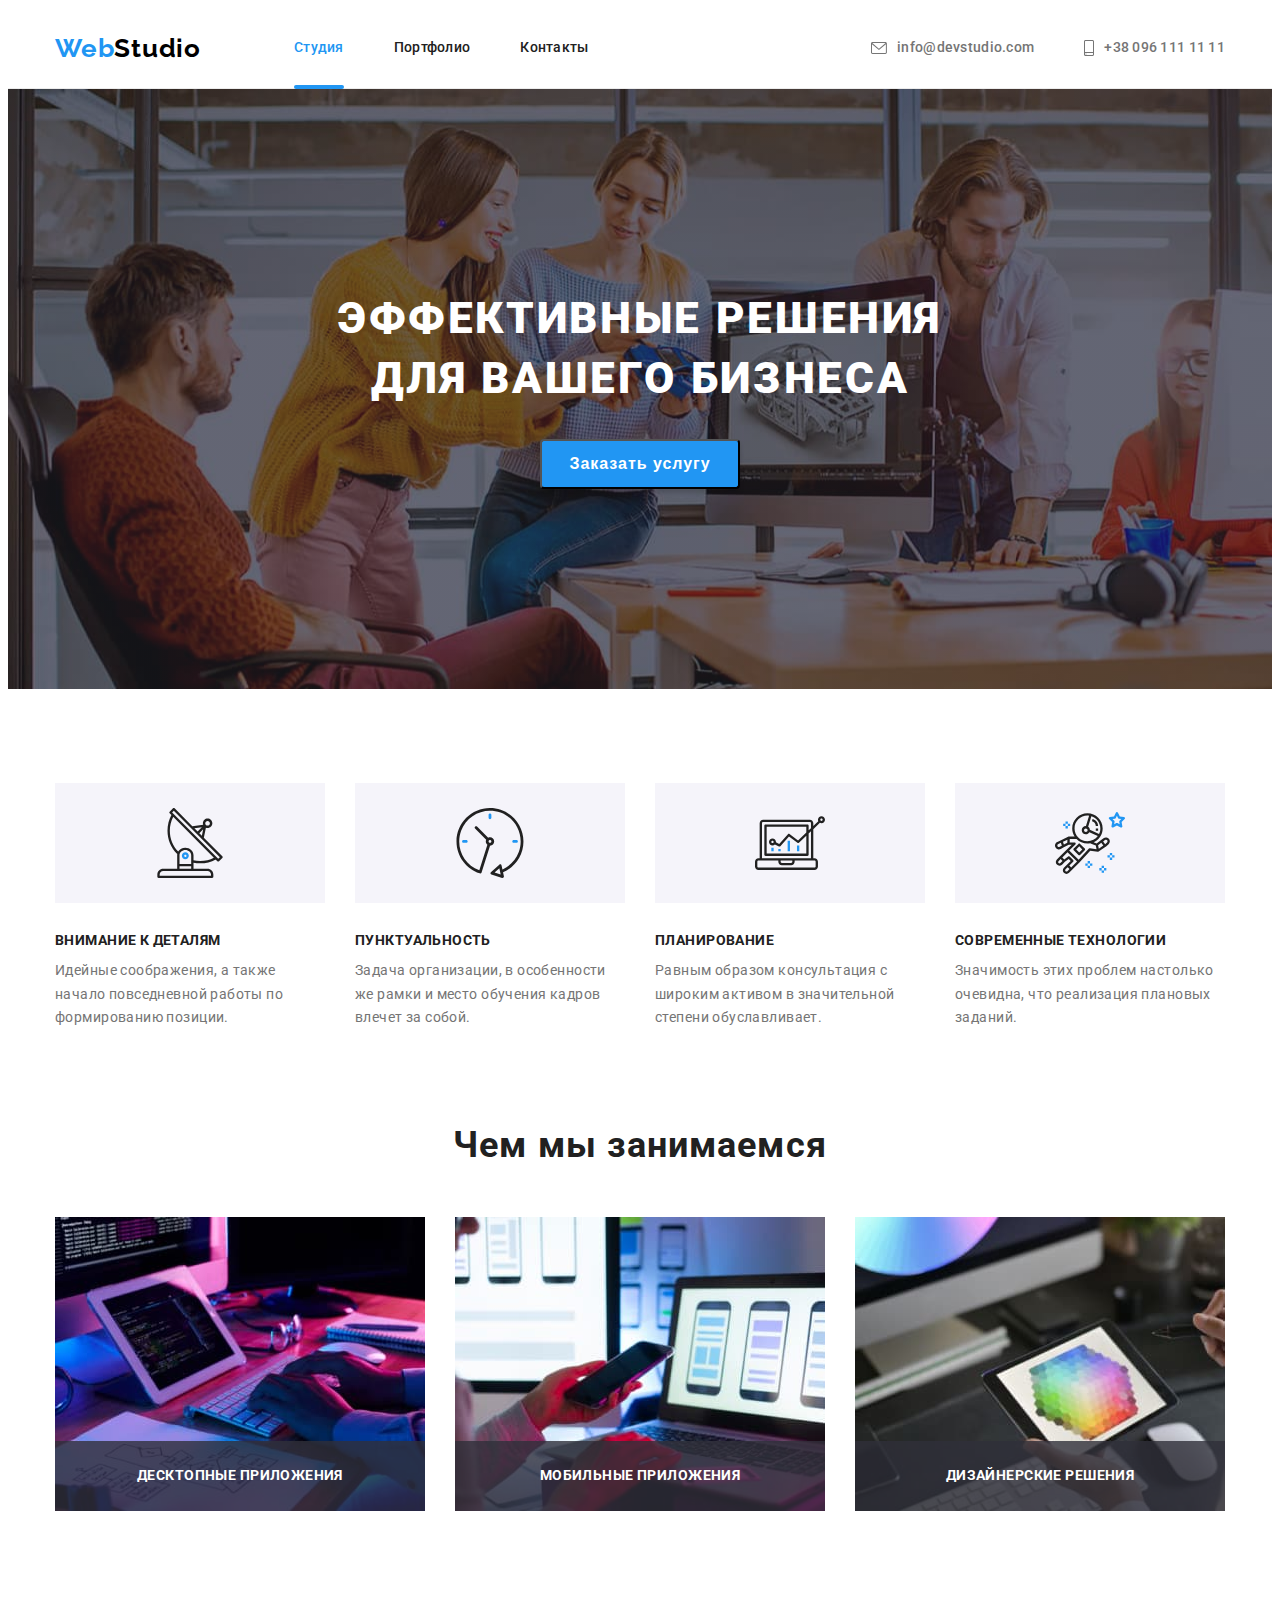
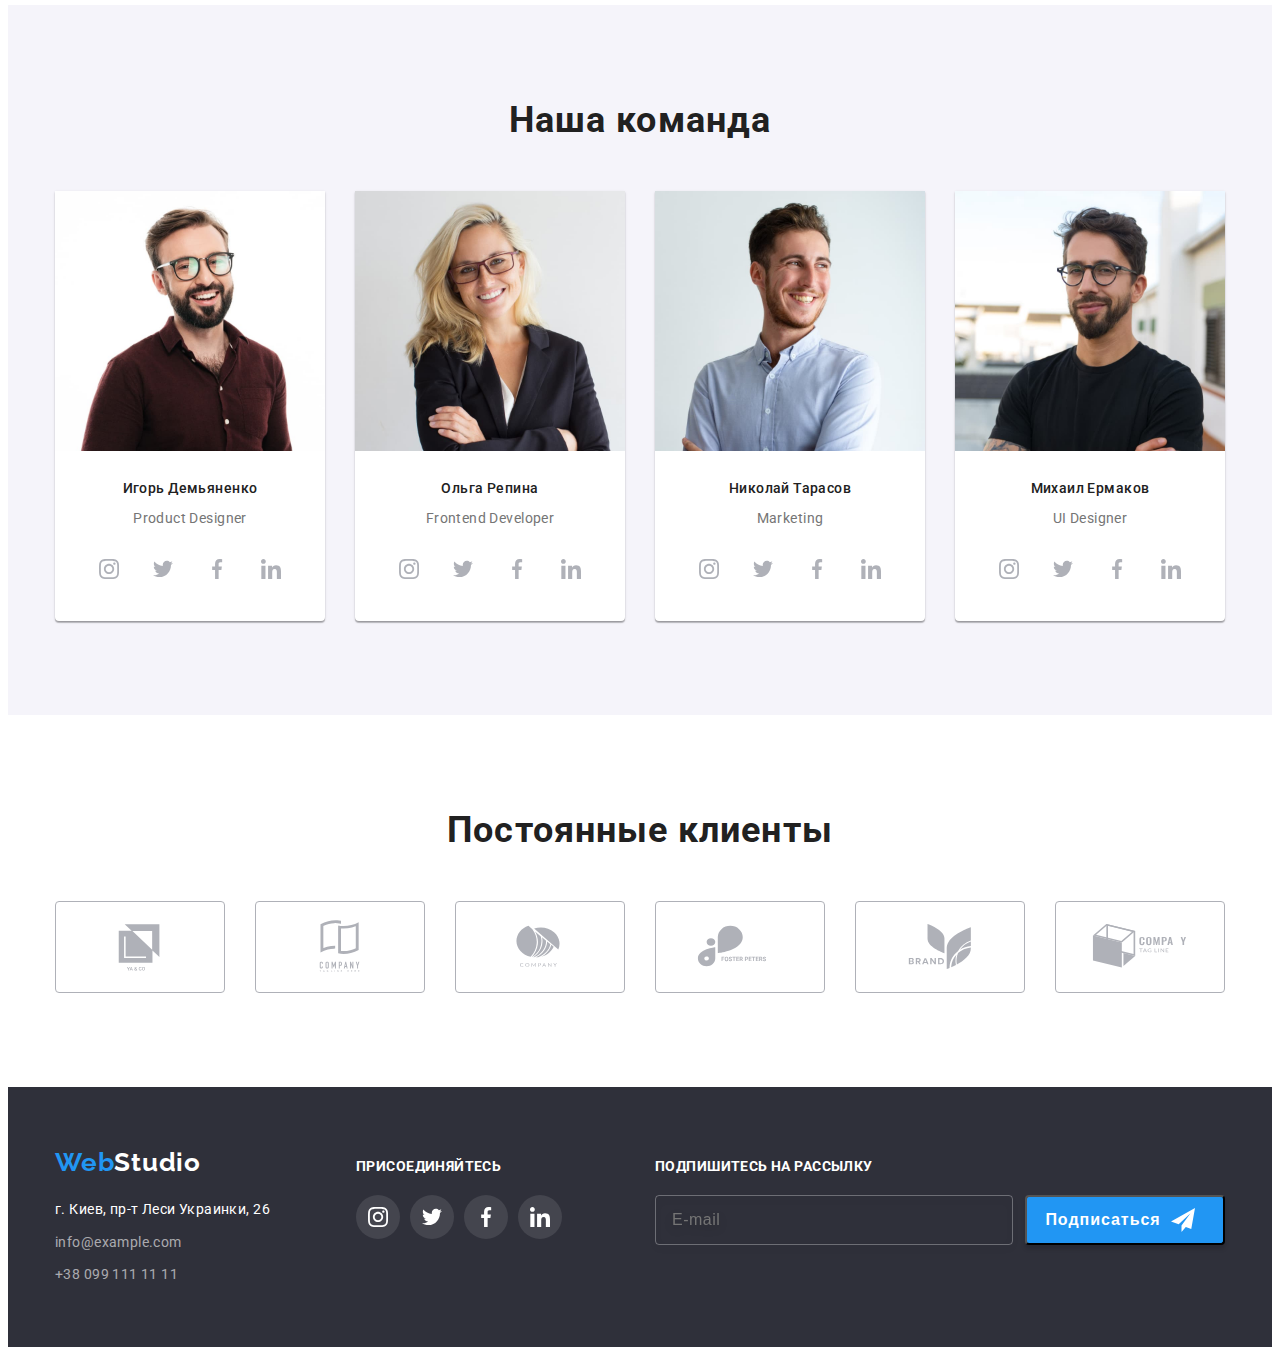
<file: index.html>
<!DOCTYPE html>
<html lang="ru">
  <head>
    <meta charset="UTF-8" />
    <meta http-equiv="X-UA-Compatible" content="IE=edge" />
    <meta name="viewport" content="width=device-width, initial-scale=1.0" />
    <title>WebStudio</title>
    <!-- подключение  modern-normalize -->
    <link
      rel="stylesheet"
      href="https://cdnjs.cloudflare.com/ajax/libs/modern-normalize/1.1.0/modern-normalize.min.css"
      integrity="sha512-wpPYUAdjBVSE4KJnH1VR1HeZfpl1ub8YT/NKx4PuQ5NmX2tKuGu6U/JRp5y+Y8XG2tV+wKQpNHVUX03MfMFn9Q=="
      crossorigin="anonymous"
      referrerpolicy="no-referrer"
    />
    <!-- подключение css -->
    <link rel="stylesheet" href="./css/styles.css" />
    <link rel="stylesheet" href="./css/main.min.css" />
    <!-- подключение шрифтов -->
    <link rel="preconnect" href="https://fonts.googleapis.com" />
    <link rel="preconnect" href="https://fonts.gstatic.com" crossorigin />
    <link
      href="https://fonts.googleapis.com/css2?family=Raleway:wght@700&family=Roboto:wght@400;500;700;900&display=swap"
      rel="stylesheet"
    />
  </head>
  <body>
    <!--HEADER-->
    <header class="header">
      <div class="container header__container">
        <nav class="header-nav">
          <a href="./index.html" class="logo header__logo link"
            ><span class="logo-web">Web</span>Studio</a
          >
          <ul class="list header-nav__list">
            <li class="header-nav__item">
              <a href="./index.html" class="link header-nav__link current">Студия</a>
            </li>
            <li class="header-nav__item">
              <a href="./portfolio.html" class="link header-nav__link">Портфолио</a>
            </li>
            <li class="header-nav__item">
              <a href="" class="link header-nav__link">Контакты</a>
            </li>
          </ul>
        </nav>
        <!-- <div class="header-contact-list"> -->
        <ul class="list header-contact__list">
          <li class="header-contact__item">
            <a href="mailto:info@devstudio.com" class="link header-contact__link">
              <svg class="tel-svg" width="16" height="12">
                <use href="./imeges/icons.svg#icon-envelope"></use>
              </svg>
              info@devstudio.com</a
            >
          </li>
          <li class="header-contact__item">
            <a href="tel:+380961111111" class="link header-contact__link">
              <svg class="tel-svg" width="10" height="16">
                <use href="./imeges/icons.svg#icon-smartphone"></use>
              </svg>
              +38 096 111 11 11</a
            >
          </li>
        </ul>
        <!-- </div> -->
      </div>
    </header>
    <main>
      <!--Герой-->
      <section class="hero">
        <div class="container">
          <h1 class="hero__title">Эффективные решения для вашего бизнеса</h1>
          <button type="button" class="button" data-modal-open>Заказать услугу</button>
        </div>
      </section>

      <!--Принципы работы-->
      <section class="work-principles">
        <div class="container">
          <h2 class="visually-hidden">Принципы работы</h2>
          <ul class="list work-principles__list">
            <li class="work-principles__item">
              <div class="principles-icon-box">
                <svg width="70" height="70">
                  <use href="./imeges/icons.svg#icon-antenna"></use>
                </svg>
              </div>
              <h3 class="secondary__title">Внимание к деталям</h3>
              <p class="section-text">
                Идейные соображения, а также начало повседневной работы по формированию позиции.
              </p>
            </li>
            <li class="work-principles__item">
              <div class="principles-icon-box">
                <svg width="70" height="70">
                  <use href="./imeges/icons.svg#icon-clock"></use>
                </svg>
              </div>
              <h3 class="secondary__title">Пунктуальность</h3>
              <p class="section-text">
                Задача организации, в особенности же рамки и место обучения кадров влечет за собой.
              </p>
            </li>
            <li class="work-principles__item">
              <div class="principles-icon-box">
                <svg width="70" height="70">
                  <use href="./imeges/icons.svg#icon-diagram"></use>
                </svg>
              </div>
              <h3 class="secondary__title">Планирование</h3>
              <p class="section-text">
                Равным образом консультация с широким активом в значительной степени обуславливает.
              </p>
            </li>
            <li class="work-principles__item">
              <div class="principles-icon-box">
                <svg width="70" height="70">
                  <use href="./imeges/icons.svg#icon-astronaut"></use>
                </svg>
              </div>
              <h3 class="secondary__title">Современные технологии</h3>
              <p class="section-text">
                Значимость этих проблем настолько очевидна, что реализация плановых заданий.
              </p>
            </li>
          </ul>
        </div>
      </section>
      <!--Чем мы занимаемся-->
      <section class="activity">
        <div class="container">
          <h2 class="section__title">Чем мы занимаемся</h2>
          <ul class="list">
            <li class="activity__item">
              <div class="activity__wrap">
                <img src="./imeges/box1.jpg" alt="Разработка сайтов" width="370" />
                <p class="activity__wrap-text">Десктопные приложения</p>
              </div>
            </li>
            <li class="activity__item">
              <div class="activity__wrap">
                <img src="./imeges/box2.jpg" alt="Оптимизация" width="370" />
                <p class="activity__wrap-text">Мобильные приложения</p>
              </div>
            </li>
            <li class="activity__item">
              <div class="activity__wrap">
                <img src="./imeges/box3.jpg" alt="Подбор цвета" width="370" />
                <p class="activity__wrap-text">Дизайнерские решения</p>
              </div>
            </li>
          </ul>
        </div>
      </section>
      <!--Наша команда-->
      <section class="team">
        <div class="container">
          <h2 class="section__title">Наша команда</h2>
          <ul class="list team__list">
            <li class="team__item">
              <img
                src="./imeges/img_igor.jpg"
                alt="Игорь Демьяненко"
                class="team-img"
                width="270"
              />
              <div class="team__box">
                <h3 class="secondary__title">Игорь Демьяненко</h3>
                <p class="section-text">Product Designer</p>
                <ul class="list socials">
                  <li class="socials__item">
                    <a href="" class="link socials__link">
                      <svg class="svg-social" width="20" height="20">
                        <use href="./imeges/icons.svg#icon-instagram"></use>
                      </svg>
                    </a>
                  </li>
                  <li class="socials__item">
                    <a href="" class="link socials__link">
                      <svg class="svg-social" width="20" height="20">
                        <use href="./imeges/icons.svg#icon-twitter"></use>
                      </svg>
                    </a>
                  </li>
                  <li class="socials__item">
                    <a href="" class="link socials__link">
                      <svg class="svg-social" width="20" height="20">
                        <use href="./imeges/icons.svg#icon-facebook"></use>
                      </svg>
                    </a>
                  </li>
                  <li class="socials__item">
                    <a href="" class="link socials__link">
                      <svg class="svg-social" width="20" height="20">
                        <use href="./imeges/icons.svg#icon-linkedin"></use>
                      </svg>
                    </a>
                  </li>
                </ul>
              </div>
              <div class="social-wrap"></div>
            </li>
            <li class="team__item">
              <img src="./imeges/img_olga.jpg" alt="Ольга Репина" class="team-img" width="270" />
              <div class="team__box">
                <h3 class="secondary__title">Ольга Репина</h3>
                <p class="section-text">Frontend Developer</p>
                <ul class="list socials">
                  <li class="socials__item">
                    <a href="" class="link socials__link">
                      <svg class="svg-social" width="20" height="20">
                        <use href="./imeges/icons.svg#icon-instagram"></use>
                      </svg>
                    </a>
                  </li>
                  <li class="socials__item">
                    <a href="" class="link socials__link">
                      <svg class="svg-social" width="20" height="20">
                        <use href="./imeges/icons.svg#icon-twitter"></use>
                      </svg>
                    </a>
                  </li>
                  <li class="socials__item">
                    <a href="" class="link socials__link">
                      <svg class="svg-social" width="20" height="20">
                        <use href="./imeges/icons.svg#icon-facebook"></use>
                      </svg>
                    </a>
                  </li>
                  <li class="socials__item">
                    <a href="" class="link socials__link">
                      <svg class="svg-social" width="20" height="20">
                        <use href="./imeges/icons.svg#icon-linkedin"></use>
                      </svg>
                    </a>
                  </li>
                </ul>
              </div>
              <!-- <div class="social-wrap"> -->

              <!-- </div> -->
            </li>
            <li class="team__item">
              <img
                src="./imeges/img_nikolay.jpg"
                alt="Николай Тарасов"
                class="team-img"
                width="270"
              />
              <div class="team__box">
                <h3 class="secondary__title">Николай Тарасов</h3>
                <p class="section-text">Marketing</p>
                <ul class="list socials">
                  <li class="socials__item">
                    <a href="" class="link socials__link">
                      <svg class="svg-social" width="20" height="20">
                        <use href="./imeges/icons.svg#icon-instagram"></use>
                      </svg>
                    </a>
                  </li>
                  <li class="socials__item">
                    <a href="" class="link socials__link">
                      <svg class="svg-social" width="20" height="20">
                        <use href="./imeges/icons.svg#icon-twitter"></use>
                      </svg>
                    </a>
                  </li>
                  <li class="socials__item">
                    <a href="" class="link socials__link">
                      <svg class="svg-social" width="20" height="20">
                        <use href="./imeges/icons.svg#icon-facebook"></use>
                      </svg>
                    </a>
                  </li>
                  <li class="socials__item">
                    <a href="" class="link socials__link">
                      <svg class="svg-social" width="20" height="20">
                        <use href="./imeges/icons.svg#icon-linkedin"></use>
                      </svg>
                    </a>
                  </li>
                </ul>
              </div>
              <!-- <div class="social-wrap"> -->

              <!-- </div> -->
            </li>
            <li class="team__item">
              <img
                src="./imeges/img_mihail.jpg"
                alt="Михаил Ермаков"
                class="team-img"
                width="270"
              />
              <div class="team__box">
                <h3 class="secondary__title">Михаил Ермаков</h3>
                <p class="section-text">UI Designer</p>
                <ul class="list socials">
                  <li class="socials__item">
                    <a href="" class="link socials__link">
                      <svg class="svg-social" width="20" height="20">
                        <use href="./imeges/icons.svg#icon-instagram"></use>
                      </svg>
                    </a>
                  </li>
                  <li class="socials__item">
                    <a href="" class="link socials__link">
                      <svg class="svg-social" width="20" height="20">
                        <use href="./imeges/icons.svg#icon-twitter"></use>
                      </svg>
                    </a>
                  </li>
                  <li class="socials__item">
                    <a href="" class="link socials__link">
                      <svg class="svg-social" width="20" height="20">
                        <use href="./imeges/icons.svg#icon-facebook"></use>
                      </svg>
                    </a>
                  </li>
                  <li class="socials__item">
                    <a href="" class="link socials__link">
                      <svg class="svg-social" width="20" height="20">
                        <use href="./imeges/icons.svg#icon-linkedin"></use>
                      </svg>
                    </a>
                  </li>
                </ul>
              </div>
              <!-- <div class="social-wrap"> -->

              <!-- </div> -->
            </li>
          </ul>
        </div>
      </section>
      <!-- Постоянные клиенты -->
      <section class="clients">
        <div class="container">
          <h2 class="section__title">Постоянные клиенты</h2>
          <ul class="list clients__list">
            <li class="clients__item">
              <a href="" class="link clients-link">
                <svg class="clients-icon" width="106" height="60">
                  <use href="./imeges/icons.svg#icon-logo1"></use>
                </svg>
              </a>
            </li>
            <li class="clients__item">
              <a href="" class="link clients-link">
                <svg class="clients-icon" width="106" height="60">
                  <use href="./imeges/icons.svg#icon-logo2"></use>
                </svg>
              </a>
            </li>
            <li class="clients__item">
              <a href="" class="link clients-link">
                <svg class="clients-icon" width="106" height="60">
                  <use href="./imeges/icons.svg#icon-logo3"></use>
                </svg>
              </a>
            </li>
            <li class="clients__item">
              <a href="" class="link clients-link">
                <svg class="clients-icon" width="106" height="60">
                  <use href="./imeges/icons.svg#icon-logo4"></use>
                </svg>
              </a>
            </li>
            <li class="clients__item">
              <a href="" class="link clients-link">
                <svg class="clients-icon" width="106" height="60">
                  <use href="./imeges/icons.svg#icon-logo5"></use>
                </svg>
              </a>
            </li>
            <li class="clients__item">
              <a href="" class="link clients-link">
                <svg class="clients-icon" width="106" height="60">
                  <use href="./imeges/icons.svg#icon-logo6"></use>
                </svg>
              </a>
            </li>
          </ul>
        </div>
      </section>
    </main>

    <!--Футер-->
    <footer class="footer">
      <div class="container footer__container">
        <div class="footer__address-wrap">
          <a href="./index.html" class="logo footer__logo link"
            ><span class="logo-web">Web</span>Studio</a
          >
          <address class="address">
            <ul class="list">
              <li class="footer__address-item">
                <a
                  class="link footer__address-link"
                  href="https://goo.gl/maps/mXZvtL3YNKknpCyy6"
                  target="_blank"
                  rel="noopener noreferrer"
                  >г. Киев, пр-т Леси Украинки, 26</a
                >
              </li>
              <li class="footer__address-item">
                <a href="mailto:info@example.com" class="link footer__contact-link"
                  >info@example.com</a
                >
              </li>
              <li class="footer__address-item">
                <a href="tel:+380991111111" class="link footer__contact-link">+38 099 111 11 11</a>
              </li>
            </ul>
          </address>
        </div>
        <div class="footer__social-wrap">
          <h3 class="footer__title">присоединяйтесь</h3>
          <ul class="list footer__social-list">
            <li class="footer__social-item">
              <a href="" class="footer__social-link link">
                <svg class="footer-svg" width="20" height="20">
                  <use href="./imeges/icons.svg#icon-instagram"></use>
                </svg>
              </a>
            </li>
            <li class="footer__social-item">
              <a href="" class="footer__social-link link">
                <svg class="footer-svg" width="20" height="20">
                  <use href="./imeges/icons.svg#icon-twitter"></use>
                </svg>
              </a>
            </li>
            <li class="footer__social-item">
              <a href="" class="footer__social-link link">
                <svg class="footer-svg" width="20" height="20">
                  <use href="./imeges/icons.svg#icon-facebook"></use>
                </svg>
              </a>
            </li>
            <li class="footer__social-item">
              <a href="" class="footer__social-link link">
                <svg class="footer-svg" width="20" height="20">
                  <use href="./imeges/icons.svg#icon-linkedin"></use>
                </svg>
              </a>
            </li>
          </ul>
        </div>
        <form action="#" class="subscribe-form">
          <div class="subscribe">
            <div class="subscribe__label-wrap">
              <label for="subscribe-email" class="subscribe-text">Подпишитесь на рассылку</label>
            </div>
            <div class="subscribe__input-wrap">
              <input
                type="email"
                name="subscribe-email"
                id="subscribe-email"
                class="subscribe__input"
                placeholder="E-mail"
              />

              <button type="submit" class="button button__subscribe">
                Подписаться
                <svg class="icon-send" width="24" height="24">
                  <use href="./imeges/icons.svg#icon-send"></use>
                </svg>
              </button>
            </div>
          </div>
        </form>
      </div>
    </footer>

    <!-- MODAL -->
    <div class="backdrop is-hidden" data-modal>
      <div class="modal">
        <button type="button" class="button__modal--close" data-modal-close>
          <svg width="18" height="18">
            <use href="./imeges/icons.svg#icon-close"></use>
          </svg>
        </button>
        <p class="title-modal">Оставьте свои данные, мы вам перезвоним</p>
        <form action="#">
          <div class="form-field">
            <label for="name" class="modal-label">Имя</label>
            <input type="text" name="name" class="modal-input" id="name" />
            <svg width="18" height="18" class="form-input-icon">
              <use href="./imeges/icons.svg#icon-modal-name"></use>
            </svg>
          </div>

          <div class="form-field">
            <label for="tel" class="modal-label">Телефон</label>
            <input type="tel" name="phone" class="modal-input" id="tel" />
            <svg width="18" height="18" class="form-input-icon">
              <use href="./imeges/icons.svg#icon-modal-phone"></use>
            </svg>
          </div>

          <div class="form-field">
            <label for="email" class="modal-label">Почта</label>
            <input type="email" name="email" class="modal-input" id="email" />
            <svg width="18" height="18" class="form-input-icon">
              <use href="./imeges/icons.svg#icon-modal-email"></use>
            </svg>
          </div>

          <div class="form-field-coment">
            <label for="coment" class="modal-label">Почта</label>
            <textarea
              name="coment"
              id="coment"
              class="modal-coment"
              placeholder="Введите текст"
            ></textarea>
          </div>

          <div class="form-check">
            <input type="checkbox" id="check" class="policy-check visually-hidden" />
            <label for="check" class="check-text">
              <span class="check-span">
                <svg width="16" height="15" class="form-check-icon">
                  <use href="./imeges/icons.svg#icon-check"></use>
                </svg> </span
              >Соглашаюсь с рассылкой и принимаю&nbsp;<a href="">Условия договора</a></label
            >
          </div>

          <button type="submit" class="button button__modal">Отправить</button>
        </form>
      </div>
    </div>

    <script src="./js/modal.js"></script>
  </body>
</html>
</file>
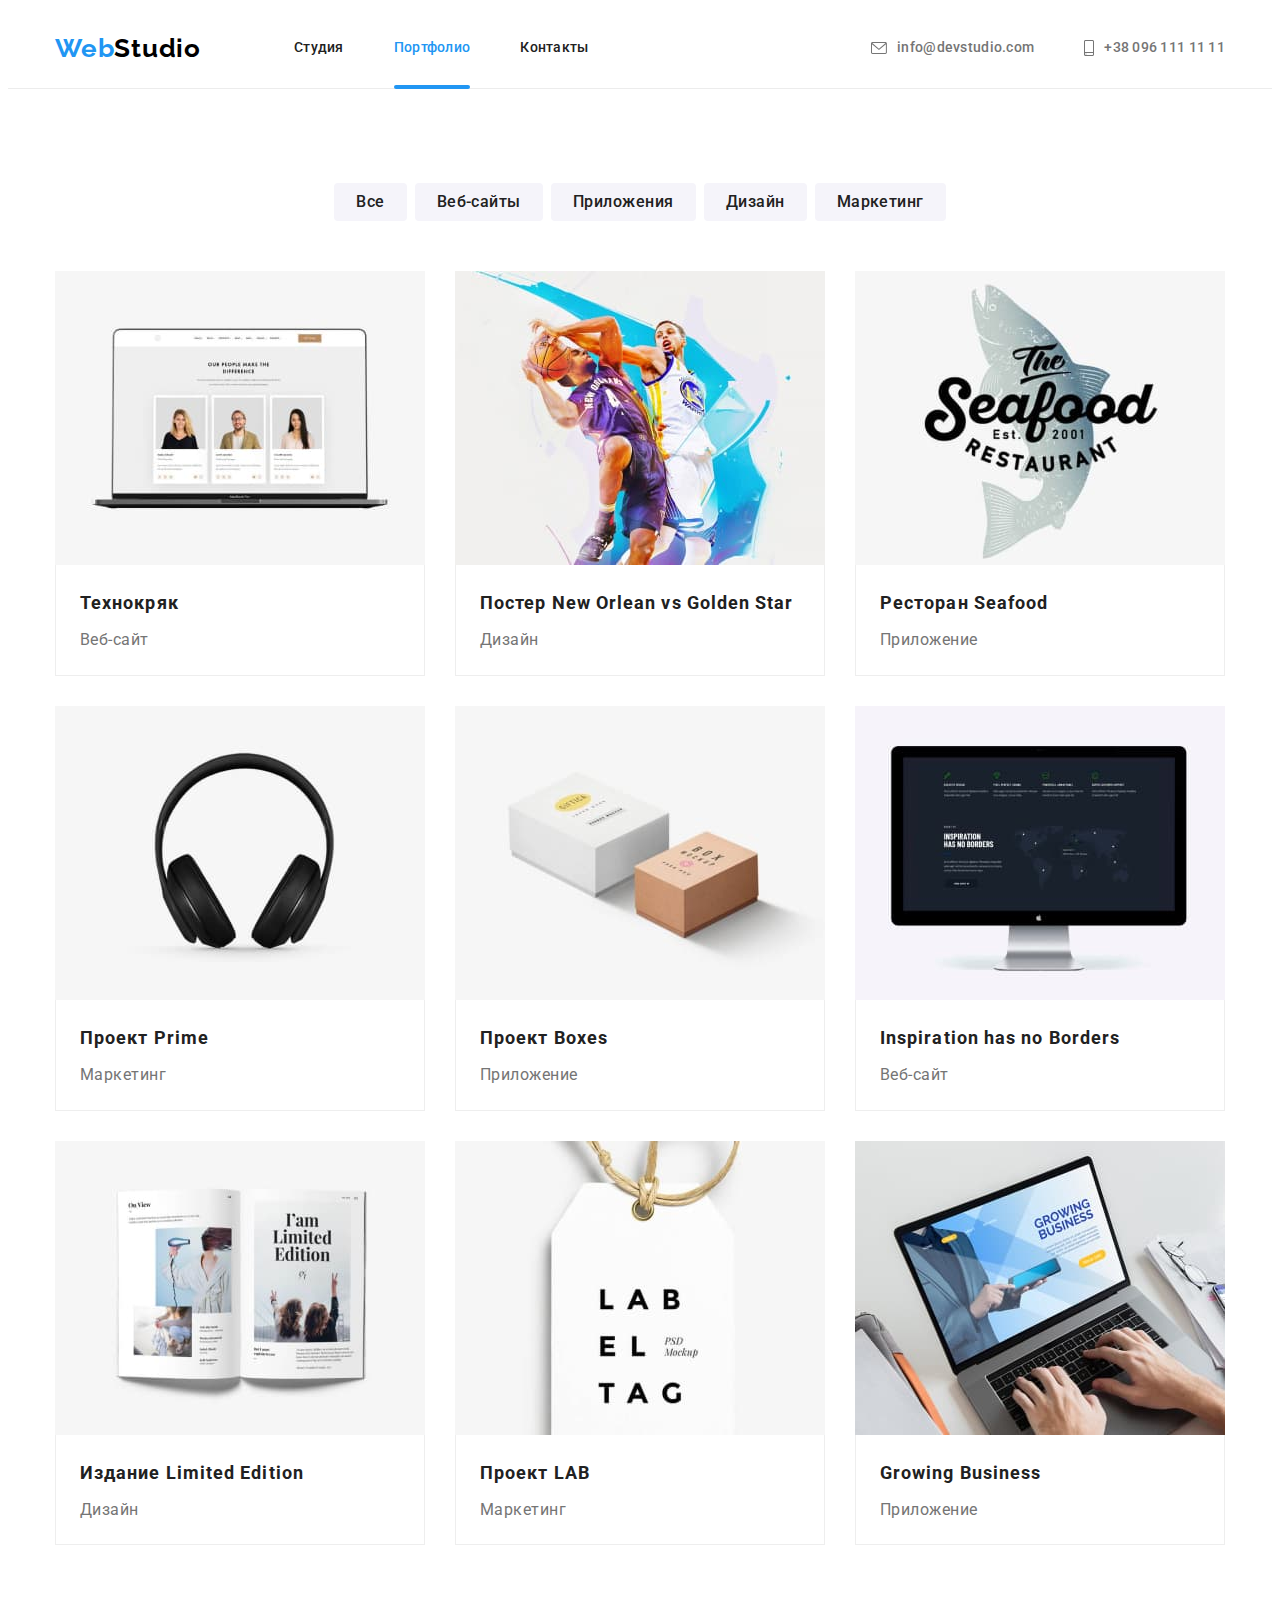
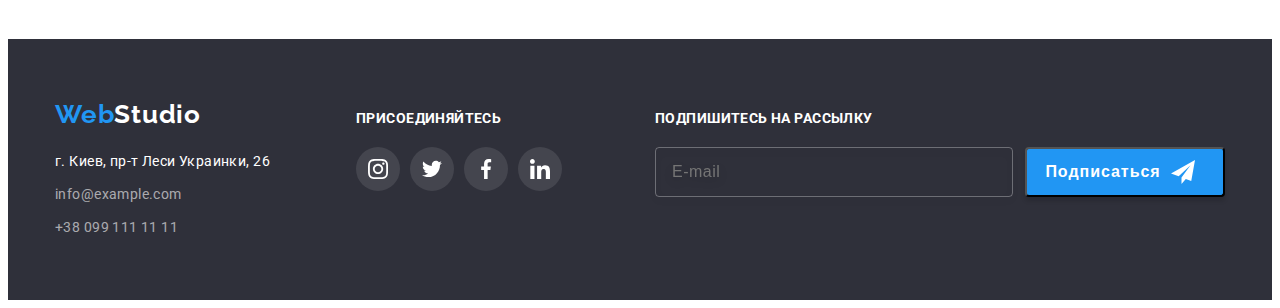
<file: portfolio.html>
<!DOCTYPE html>
<html lang="ru">
  <head>
    <meta charset="UTF-8" />
    <meta http-equiv="X-UA-Compatible" content="IE=edge" />
    <meta name="viewport" content="width=device-width, initial-scale=1.0" />
    <title>Portfolio</title>
    <!-- подключение  modern-normalize -->
    <link
      rel="stylesheet"
      href="https://cdnjs.cloudflare.com/ajax/libs/modern-normalize/1.1.0/modern-normalize.min.css"
      integrity="sha512-wpPYUAdjBVSE4KJnH1VR1HeZfpl1ub8YT/NKx4PuQ5NmX2tKuGu6U/JRp5y+Y8XG2tV+wKQpNHVUX03MfMFn9Q=="
      crossorigin="anonymous"
      referrerpolicy="no-referrer"
    />
    <!-- <link rel="stylesheet" href="./css/styles.css" /> -->
    <link rel="stylesheet" href="./css/main.min.css" />
    <!-- подключение шрифтов -->
    <link rel="preconnect" href="https://fonts.googleapis.com" />
    <link rel="preconnect" href="https://fonts.gstatic.com" crossorigin />
    <link
      href="https://fonts.googleapis.com/css2?family=Raleway:wght@700&family=Roboto:wght@400;500;700;900&display=swap"
      rel="stylesheet"
    />
  </head>
  <body>
    <!-- HEADER -->
    <header class="header">
      <div class="container header__container">
        <nav class="header-nav">
          <a href="./index.html" class="logo header__logo link"
            ><span class="logo-web">Web</span>Studio</a
          >
          <ul class="list header-nav__list">
            <li class="header-nav__item">
              <a href="./index.html" class="link header-nav__link">Студия</a>
            </li>
            <li class="header-nav__item">
              <a href="./portfolio.html" class="link header-nav__link current">Портфолио</a>
            </li>
            <li class="header-nav__item">
              <a href="" class="link header-nav__link">Контакты</a>
            </li>
          </ul>
        </nav>
        <!-- <div class="header-contact-list"> -->
        <ul class="list header-contact__list">
          <li class="header-contact__item">
            <a href="mailto:info@devstudio.com" class="link header-contact__link">
              <svg class="tel-svg" width="16" height="12">
                <use href="./imeges/icons.svg#icon-envelope"></use>
              </svg>
              info@devstudio.com</a
            >
          </li>
          <li class="header-contact__item">
            <a href="tel:+380961111111" class="link header-contact__link">
              <svg class="tel-svg" width="10" height="16">
                <use href="./imeges/icons.svg#icon-smartphone"></use>
              </svg>
              +38 096 111 11 11</a
            >
          </li>
        </ul>
        <!-- </div> -->
      </div>
    </header>

    <main>
      <!-- FILTER BUTTONS -->
      <section class="gallery">
        <div class="container">
          <h1 class="visually-hidden">Портфолио</h1>
          <!-- BUTTONS -->
          <ul class="list gallery-filter__list">
            <li class="gallery-filter__item">
              <button type="button" class="button__gallery">Все</button>
            </li>
            <li class="gallery-filter__item">
              <button type="button" class="button__gallery">Веб-сайты</button>
            </li>
            <li class="gallery-filter__item">
              <button type="button" class="button__gallery">Приложения</button>
            </li>
            <li class="gallery-filter__item">
              <button type="button" class="button__gallery">Дизайн</button>
            </li>
            <li class="gallery-filter__item">
              <button type="button" class="button__gallery">Маркетинг</button>
            </li>
          </ul>
          <!-- GALLERY -->
          <ul class="list gallery__list">
            <li class="gallery__item">
              <a href="" class="link gallery__link">
                <div class="gallery__link-wrap">
                  <img src="./imeges/img-0.jpg" alt="work1" class="filter-img" width="370" />
                  <p class="gallery-hover-text">
                    Технокряк это современная площадка распространения коронавируса. Компании
                    используют эту платформу для цифрового шпионажа и атак на защищённые сервера
                    конкурентов.
                  </p>
                </div>
                <div class="gallery__box">
                  <h2 class="gallery__box-title">Технокряк</h2>
                  <p class="gallery__box-text">Веб-сайт</p>
                </div>
              </a>
            </li>
            <li class="gallery__item">
              <a href="" class="link gallery__link">
                <div class="gallery__link-wrap">
                  <img src="./imeges/img-1.jpg" alt="work2" class="filter-img" width="370" />
                  <p class="gallery-hover-text">
                    Технокряк это современная площадка распространения коронавируса. Компании
                    используют эту платформу для цифрового шпионажа и атак на защищённые сервера
                    конкурентов.
                  </p>
                </div>
                <div class="gallery__box">
                  <h2 class="gallery__box-title">Постер New Orlean vs Golden Star</h2>
                  <p class="gallery__box-text">Дизайн</p>
                </div>
              </a>
            </li>
            <li class="gallery__item">
              <a href="" class="link gallery__link">
                <div class="gallery__link-wrap">
                  <img src="./imeges/img-2.jpg" alt="work3" class="filter-img" width="370" />
                  <p class="gallery-hover-text">
                    Технокряк это современная площадка распространения коронавируса. Компании
                    используют эту платформу для цифрового шпионажа и атак на защищённые сервера
                    конкурентов.
                  </p>
                </div>
                <div class="gallery__box">
                  <h2 class="gallery__box-title">Ресторан Seafood</h2>
                  <p class="gallery__box-text">Приложение</p>
                </div>
              </a>
            </li>
            <li class="gallery__item">
              <a href="" class="link gallery__link">
                <div class="gallery__link-wrap">
                  <img src="./imeges/img-3.jpg" alt="work4" class="filter-img" width="370" />
                  <p class="gallery-hover-text">
                    Технокряк это современная площадка распространения коронавируса. Компании
                    используют эту платформу для цифрового шпионажа и атак на защищённые сервера
                    конкурентов.
                  </p>
                </div>
                <div class="gallery__box">
                  <h2 class="gallery__box-title">Проект Prime</h2>
                  <p class="gallery__box-text">Маркетинг</p>
                </div>
              </a>
            </li>
            <li class="gallery__item">
              <a href="" class="link gallery__link">
                <div class="gallery__link-wrap">
                  <img src="./imeges/img-4.jpg" alt="work5" class="filter-img" width="370" />
                  <p class="gallery-hover-text">
                    Технокряк это современная площадка распространения коронавируса. Компании
                    используют эту платформу для цифрового шпионажа и атак на защищённые сервера
                    конкурентов.
                  </p>
                </div>
                <div class="gallery__box">
                  <h2 class="gallery__box-title">Проект Boxes</h2>
                  <p class="gallery__box-text">Приложение</p>
                </div>
              </a>
            </li>
            <li class="gallery__item">
              <a href="" class="link gallery__link">
                <div class="gallery__link-wrap">
                  <img src="./imeges/img-5.jpg" alt="work6" class="filter-img" width="370" />
                  <p class="gallery-hover-text">
                    Технокряк это современная площадка распространения коронавируса. Компании
                    используют эту платформу для цифрового шпионажа и атак на защищённые сервера
                    конкурентов.
                  </p>
                </div>
                <div class="gallery__box">
                  <h2 class="gallery__box-title">Inspiration has no Borders</h2>
                  <p class="gallery__box-text">Веб-сайт</p>
                </div>
              </a>
            </li>
            <li class="gallery__item">
              <a href="" class="link gallery__link">
                <div class="gallery__link-wrap">
                  <img src="./imeges/img-6.jpg" alt="work7" class="filter-img" width="370" />
                  <p class="gallery-hover-text">
                    Технокряк это современная площадка распространения коронавируса. Компании
                    используют эту платформу для цифрового шпионажа и атак на защищённые сервера
                    конкурентов.
                  </p>
                </div>
                <div class="gallery__box">
                  <h2 class="gallery__box-title">Издание Limited Edition</h2>
                  <p class="gallery__box-text">Дизайн</p>
                </div>
              </a>
            </li>
            <li class="gallery__item">
              <a href="" class="link gallery__link">
                <div class="gallery__link-wrap">
                  <img src="./imeges/img-7.jpg" alt="work8" class="filter-img" width="370" />
                  <p class="gallery-hover-text">
                    Технокряк это современная площадка распространения коронавируса. Компании
                    используют эту платформу для цифрового шпионажа и атак на защищённые сервера
                    конкурентов.
                  </p>
                </div>
                <div class="gallery__box">
                  <h2 class="gallery__box-title">Проект LAB</h2>
                  <p class="gallery__box-text">Маркетинг</p>
                </div>
              </a>
            </li>
            <li class="gallery__item">
              <a href="" class="link gallery__link">
                <div class="gallery__link-wrap">
                  <img src="./imeges/img-8.jpg" alt="work9" class="filter-img" width="370" />
                  <p class="gallery-hover-text">
                    Технокряк это современная площадка распространения коронавируса. Компании
                    используют эту платформу для цифрового шпионажа и атак на защищённые сервера
                    конкурентов.
                  </p>
                </div>
                <div class="gallery__box">
                  <h2 class="gallery__box-title">Growing Business</h2>
                  <p class="gallery__box-text">Приложение</p>
                </div>
              </a>
            </li>
          </ul>
        </div>
      </section>
    </main>
    <!-- FOOTER -->
    <footer class="footer">
      <div class="container footer__container">
        <div class="footer__address-wrap">
          <a href="./index.html" class="logo footer__logo link"
            ><span class="logo-web">Web</span>Studio</a
          >
          <address class="address">
            <ul class="list">
              <li class="footer__address-item">
                <a
                  class="link footer__address-link"
                  href="https://goo.gl/maps/mXZvtL3YNKknpCyy6"
                  target="_blank"
                  rel="noopener noreferrer"
                  >г. Киев, пр-т Леси Украинки, 26</a
                >
              </li>
              <li class="footer__address-item">
                <a href="mailto:info@example.com" class="link footer__contact-link"
                  >info@example.com</a
                >
              </li>
              <li class="footer__address-item">
                <a href="tel:+380991111111" class="link footer__contact-link">+38 099 111 11 11</a>
              </li>
            </ul>
          </address>
        </div>
        <div class="footer__social-wrap">
          <h3 class="footer__title">присоединяйтесь</h3>
          <ul class="list footer__social-list">
            <li class="footer__social-item">
              <a href="" class="footer__social-link link">
                <svg class="footer-svg" width="20" height="20">
                  <use href="./imeges/icons.svg#icon-instagram"></use>
                </svg>
              </a>
            </li>
            <li class="footer__social-item">
              <a href="" class="footer__social-link link">
                <svg class="footer-svg" width="20" height="20">
                  <use href="./imeges/icons.svg#icon-twitter"></use>
                </svg>
              </a>
            </li>
            <li class="footer__social-item">
              <a href="" class="footer__social-link link">
                <svg class="footer-svg" width="20" height="20">
                  <use href="./imeges/icons.svg#icon-facebook"></use>
                </svg>
              </a>
            </li>
            <li class="footer__social-item">
              <a href="" class="footer__social-link link">
                <svg class="footer-svg" width="20" height="20">
                  <use href="./imeges/icons.svg#icon-linkedin"></use>
                </svg>
              </a>
            </li>
          </ul>
        </div>
        <form action="#" class="subscribe-form">
          <div class="subscribe">
            <div class="subscribe__label-wrap">
              <label for="subscribe-email" class="subscribe-text">Подпишитесь на рассылку</label>
            </div>
            <div class="subscribe__input-wrap">
              <input
                type="email"
                name="subscribe-email"
                id="subscribe-email"
                class="subscribe__input"
                placeholder="E-mail"
              />

              <button type="submit" class="button button__subscribe">
                Подписаться
                <svg class="icon-send" width="24" height="24">
                  <use href="./imeges/icons.svg#icon-send"></use>
                </svg>
              </button>
            </div>
          </div>
        </form>
      </div>
    </footer>
  </body>
</html>
</file>
<file: css/styles.css>
/* ----------------------------header------------------ */

/*------------------------ HERO---------------- */

/* ---------------------SECTION--------------- */

/* ----------------Принципы работы----------- */

/* ------------Чем мы занимаемся----------- */

/* ------------Наша команда----------- */

/* --------------------Постоянные клиенты #afb1b8 ------------ */

/* -------------------- FOOTER------------ */

/* ------------Portfolio--------- */

/* ---------FILTER BUTTONS------------ */

/* --------------MODAL------------ */
</file>
<file: css/main.min.css>
*{box-sizing:border-box}body{font-family:'Roboto', sans-serif}p,h1,h2,h3,h4,h5,h6{margin:0}ul{margin:0;padding:0}button{cursor:pointer;padding:0}img{display:block}.list{list-style:none}.link{text-decoration:none}:root{--color-white: #ffffff;--title-color-text: #212121;--primery-color-text: #757575;--color-prime: #000000;--color-hover: #2196f3;--color-hover-btn: #188ce8;--sections-background: #f5f4fa}.container{width:1200px;padding-left:15px;padding-right:15px;margin:0 auto}.visually-hidden{position:absolute;white-space:nowrap;width:1px;height:1px;overflow:hidden;border:0;padding:0;clip:rect(0 0 0 0);clip-path:inset(50%);margin:-1px}.logo{font-family:'Raleway', sans-serif;font-weight:700;font-size:26px;line-height:1.19;letter-spacing:0.03em}.logo-web{color:var(--color-hover)}.button{box-shadow:0px 4px 4px rgba(0,0,0,0.15);border-radius:4px;width:200px;height:50px;color:white;background-color:var(--color-hover);font-weight:700;font-size:16px;line-height:1.875;letter-spacing:0.06em;transition:background-color 250ms cubic-bezier(0.4, 0, 0.2, 1)}.button:hover,.button:focus{background-color:var(--color-hover-btn)}.button__modal{display:block;margin-right:auto;margin-left:auto}.button__subscribe{display:flex;align-items:center;justify-content:center;margin-left:12px}.button__modal--close{position:absolute;display:flex;align-items:center;justify-content:center;top:8px;right:8px;width:30px;height:30px;background:transparent;border-radius:50%;border:1px solid rgba(0,0,0,0.1)}.button__modal--close:hover,.button__modal--close:focus{fill:var(--color-hover)}.button__gallery{font-family:inherit;background-color:#f5f4fa;color:var(--title-color-text);font-weight:500;font-size:16px;line-height:1.63;letter-spacing:0.03em;border-radius:4px;border:none;padding:6px 22px;transition:background-color 250ms cubic-bezier(0.4, 0, 0.2, 1),color 250ms cubic-bezier(0.4, 0, 0.2, 1),box-shadow 250ms cubic-bezier(0.4, 0, 0.2, 1)}.button__gallery:hover,.button__gallery:focus{background-color:var(--color-hover);color:#ffffff;box-shadow:0px 3px 1px rgba(0,0,0,0.1),0px 1px 2px rgba(0,0,0,0.08),0px 2px 2px rgba(0,0,0,0.12)}.section-text{color:var(--primery-color-text);font-weight:400;font-size:14px;line-height:1.71;letter-spacing:0.03em}.hero__title{color:white;font-family:Roboto;font-weight:900;font-size:44px;line-height:1.36;letter-spacing:0.06em;text-transform:uppercase;text-align:center;margin:0 auto 30px auto;max-width:696px}.section__title{color:var(--title-color-text);font-weight:700;font-size:36px;line-height:1.17;letter-spacing:0.03em;text-align:center;margin-bottom:50px}.secondary__title{color:var(--title-color-text);font-weight:500;font-size:14px;line-height:1.14;letter-spacing:0.03em}.footer__title{color:var(--color-white);font-weight:700;text-transform:uppercase;margin-bottom:20px;font-size:14px;line-height:1.14;letter-spacing:0.03em}.header{border-bottom:1px solid #ececec}.header__container{display:flex;align-items:center}.header__logo{margin-right:93px;color:var(--color-prime)}.header-nav{display:flex;align-items:center}.header-nav__list{display:flex;font-weight:500;font-size:14px;line-height:1.14;letter-spacing:0.02em}.header-nav__item:not(:last-child){margin-right:50px}.tel-svg{margin-right:10px;align-items:center}.tel-svg:hover{color:var(--color-hover);fill:var(--color-hover)}.header-contact__link{display:flex;align-items:center;color:var(--primery-color-text);font-weight:500;font-size:14px;line-height:1.14;letter-spacing:0.02em;fill:#757575;padding-top:32px;padding-bottom:32px;transition:color 250ms cubic-bezier(0.4, 0, 0.2, 1),fill 250ms cubic-bezier(0.4, 0, 0.2, 1)}.header-contact__link:hover,.header-contact__link:focus{color:var(--color-hover);fill:var(--color-hover)}.header-contact__list{display:flex;margin-left:auto;align-items:center}.header-contact__item:nth-child(1){margin-right:50px}.header-nav__link{display:block;padding-top:32px;padding-bottom:32px;color:var(--title-color-text);transition:color 250ms cubic-bezier(0.4, 0, 0.2, 1)}.header-nav__link:hover,.header-nav__link:focus{color:var(--color-hover);fill:var(--color-hover)}.current{color:var(--color-hover);position:relative}.current::after{content:'';position:absolute;width:100%;height:4px;background-color:var(--color-hover);border-radius:2px;left:0;bottom:-1px}.hero{max-width:1600px;padding-top:200px;padding-bottom:200px;text-align:center;margin:0 auto;background-image:linear-gradient(to top, rgba(47,48,58,0.4), rgba(47,48,58,0.4)),url(../imeges/Img.jpg)}.work-principles{padding-top:94px}.work-principles .secondary__title{font-weight:700;text-transform:uppercase;margin-bottom:10px}.principles-icon-box{display:flex;align-items:center;justify-content:center;width:270px;height:120px;background-color:var(--sections-background);margin-bottom:30px}.work-principles__list{display:flex;margin-right:-30px}.work-principles__item{width:270px;margin-right:30px}.activity{padding-top:94px;padding-bottom:94px}.activity .list{display:flex}.activity__wrap{position:relative}.activity__wrap-text{display:flex;align-items:center;justify-content:center;position:absolute;bottom:0;right:0;width:100%;padding-top:27px;padding-bottom:27px;background:rgba(47,48,58,0.8);font-weight:700;font-size:14px;line-height:1.14;text-align:center;letter-spacing:0.03em;text-transform:uppercase;color:#ffffff}.activity__item:not(:last-child){margin-right:30px}.team{background-color:#f5f4fa;padding-top:94px;padding-bottom:94px}.team .section__title{margin-bottom:50px}.team .secondary__title{margin-bottom:10px}.team .section-text{margin-bottom:16px}.team__list{display:flex;margin-right:-30px}.team__item{margin-right:30px;background-color:#fff;box-shadow:0px 1px 3px rgba(0,0,0,0.12),0px 1px 1px rgba(0,0,0,0.14),0px 2px 1px rgba(0,0,0,0.2);border-radius:0px 0px 4px 4px}.team__box{padding:30px 20px 30px 20px;text-align:center}.socials{display:flex;align-items:center;justify-content:center}.socials__link{display:flex;align-items:center;justify-content:center;width:44px;height:44px;color:#afb1b8;border-radius:50%;background-color:#fff;transition:color 250ms cubic-bezier(0.4, 0, 0.2, 1),background-color 250ms cubic-bezier(0.4, 0, 0.2, 1)}.socials__link:hover,.socials__link:focus{background-color:var(--color-hover);width:44px;height:44px;border-radius:50%;cursor:pointer;color:#ffffff}.svg-social{fill:currentColor}.socials__item{display:flex;align-items:center;justify-content:center}.socials__item+.socials__item{margin-left:10px}.clients{padding-top:94px;padding-bottom:94px}.clients__list{display:flex}.clients-link{display:flex;align-items:center;justify-content:center;width:170px;height:92px;border:1px solid #afb1b8;border-radius:4px;color:#afb1b8;transition:color 250ms cubic-bezier(0.4, 0, 0.2, 1),border 250ms cubic-bezier(0.4, 0, 0.2, 1)}.clients-link:hover{color:var(--color-hover);border:1px solid #2196f3}.clients-icon{fill:currentColor}.clients__item+.clients__item{margin-left:30px}.footer{background:#2f303a;padding-top:60px;padding-bottom:60px}.footer__container{display:flex;align-items:baseline}.footer__logo{display:block;color:var(--color-white);margin-bottom:20px}.footer__address-wrap{min-width:231px}.footer__address-link{color:#ffffff;font-style:normal;font-weight:400;font-size:14px;line-height:1.71;letter-spacing:0.03em}.footer__address-item:not(:last-child){margin-bottom:9px}.footer__contact-link{font-style:normal;font-weight:400;font-size:14px;line-height:1.71;letter-spacing:0.03em;color:rgba(255,255,255,0.6)}.footer__social-wrap{margin-left:70px;margin-right:93px}.footer__social-list{display:flex}.footer__social-link{display:flex;width:44px;height:44px;background:rgba(255,255,255,0.1);border-radius:50%;align-items:center;justify-content:center;color:#ffffff;transition:background-color 250ms cubic-bezier(0.4, 0, 0.2, 1)}.footer__social-link:hover,.footer__social-link:focus{background-color:var(--color-hover)}.footer__social-item+.footer__social-item{margin-left:10px}.footer-svg{fill:currentColor}.subscribe{display:flex;flex-direction:column;margin-left:auto}.subscribe-form{margin-left:auto}.subscribe-text{font-weight:700;font-size:14px;line-height:1.14;letter-spacing:0.03em;text-transform:uppercase;color:#ffffff}.subscribe__input{width:358px;outline:none;border:1px solid rgba(255,255,255,0.3);filter:drop-shadow(0px 4px 4px rgba(0,0,0,0.15));border-radius:4px;background-color:transparent;padding-right:16px;padding-left:16px;font-size:16px;line-height:1.25;letter-spacing:0.03em;color:rgba(255,255,255,0.6)}.icon-send{margin:0 10px 0 10px;fill:#ffffff}.subscribe__label-wrap{margin-bottom:20px}.subscribe__input-wrap{display:flex;width:100%}.gallery{padding-top:94px;padding-bottom:94px}.gallery-filter__item:not(:last-child){margin-right:8px}.gallery-filter__list{display:flex;margin-bottom:50px;justify-content:center}.gallery__list{display:flex;flex-wrap:wrap;margin-right:-30px;margin-bottom:-30px}.gallery__item{margin-right:30px;margin-bottom:30px;background:#ffffff;flex-basis:calc((100% - 90px) / 3)}.gallery__box-title{color:var(--title-color-text);font-weight:700;font-size:18px;line-height:2;letter-spacing:0.06em;margin-bottom:4px}.gallery__box-text{color:var(--primery-color-text);font-style:400;font-size:16px;line-height:1.86;letter-spacing:0.03em}.gallery__box{padding:20px 24px;border-right:1px solid #eeeeee;border-bottom:1px solid #eeeeee;border-left:1px solid #eeeeee}.gallery__link-wrap{position:relative;overflow:hidden}.gallery__item:hover .gallery-hover-text{transform:translateY(0)}.gallery-hover-text{position:absolute;height:100%;top:0;left:0;padding:63px 24px;background-color:rgba(33,150,243,0.9);font-weight:400;font-size:18px;line-height:1.56;letter-spacing:0.03em;color:#ffffff;transform:translateY(101%);transition:transform 250ms cubic-bezier(0.4, 0, 0.2, 1)}.gallery__link{display:block;transition:box-shadow 250ms cubic-bezier(0.4, 0, 0.2, 1)}.gallery__link:hover,.gallery__link:focus{box-shadow:0px 1px 1px rgba(0,0,0,0.12),0px 4px 4px rgba(0,0,0,0.06),1px 4px 6px rgba(0,0,0,0.16)}.backdrop{position:fixed;top:0;width:100vw;height:100vh;background-color:rgba(0,0,0,0.2);transition:opacity 500ms cubic-bezier(0.4, 0, 0.2, 1),visibility 500ms cubic-bezier(0.4, 0, 0.2, 1)}.modal{width:528px;min-height:581px;background-color:#fff;border-radius:4px;box-shadow:0px 1px 3px rgba(0,0,0,0.12),0px 1px 1px rgba(0,0,0,0.14),0px 2px 1px rgba(0,0,0,0.2);position:absolute;top:50%;left:50%;padding:40px;transform:translate(-50%, -50%) scale(1) rotate(0deg);transition:transform 500ms cubic-bezier(0.4, 0, 0.2, 1)}.title-modal{font-weight:700;font-size:20px;line-height:1.15;text-align:center;letter-spacing:0.03em;color:#212121;margin-bottom:12px}.backdrop.is-hidden .modal{transform:translate(-50%, -50%) scale(0.5) rotate(720deg);transition:transform 500ms cubic-bezier(0.4, 0, 0.2, 1)}.is-hidden{opacity:0;pointer-events:none;visibility:hidden}.form-field{position:relative;display:flex;flex-direction:column;margin-bottom:10px}.form-field-coment{display:flex;flex-direction:column;margin-bottom:20px}.form-input-icon{position:absolute;left:12px;bottom:11px;fill:var(--title-color-text);transition:fill 250ms cubic-bezier(0.4, 0, 0.2, 1)}.modal-label{font-size:12px;line-height:1.17;letter-spacing:0.01em;color:#757575;margin-bottom:4px}.modal-input{outline:none;height:40px;border:1px solid rgba(33,33,33,0.2);border-radius:4px;padding-left:42px;transition:border 250ms cubic-bezier(0.4, 0, 0.2, 1)}.modal-input:focus,.modal-coment:focus{border:1px solid var(--color-hover)}.modal-input:focus ~ .form-input-icon{fill:var(--color-hover)}.modal-coment{outline:none;width:448px;height:120px;padding:12px 16px;border:1px solid rgba(33,33,33,0.2);border-radius:4px;transition:border 250ms cubic-bezier(0.4, 0, 0.2, 1);resize:none}.modal-coment::placeholder{font-size:14px;line-height:1.14;letter-spacing:0.01em;color:rgba(117,117,117,0.5)}.check-text{display:flex;align-items:center;justify-content:center;font-size:14px;line-height:1.71;letter-spacing:0.03em;color:#757575}.check-text span{width:16px;height:15px;border:2px solid #000000;border-radius:3px;margin-right:8px;display:inline-flex;align-items:center;justify-content:center}.form-check{display:flex;align-items:center;justify-content:center;margin-bottom:30px}.form-check-icon{fill:#ffffff}.policy-check:checked+.check-text span{border:none;background-color:var(--color-hover)}
/*# sourceMappingURL=main.min.css.map */
</file>
